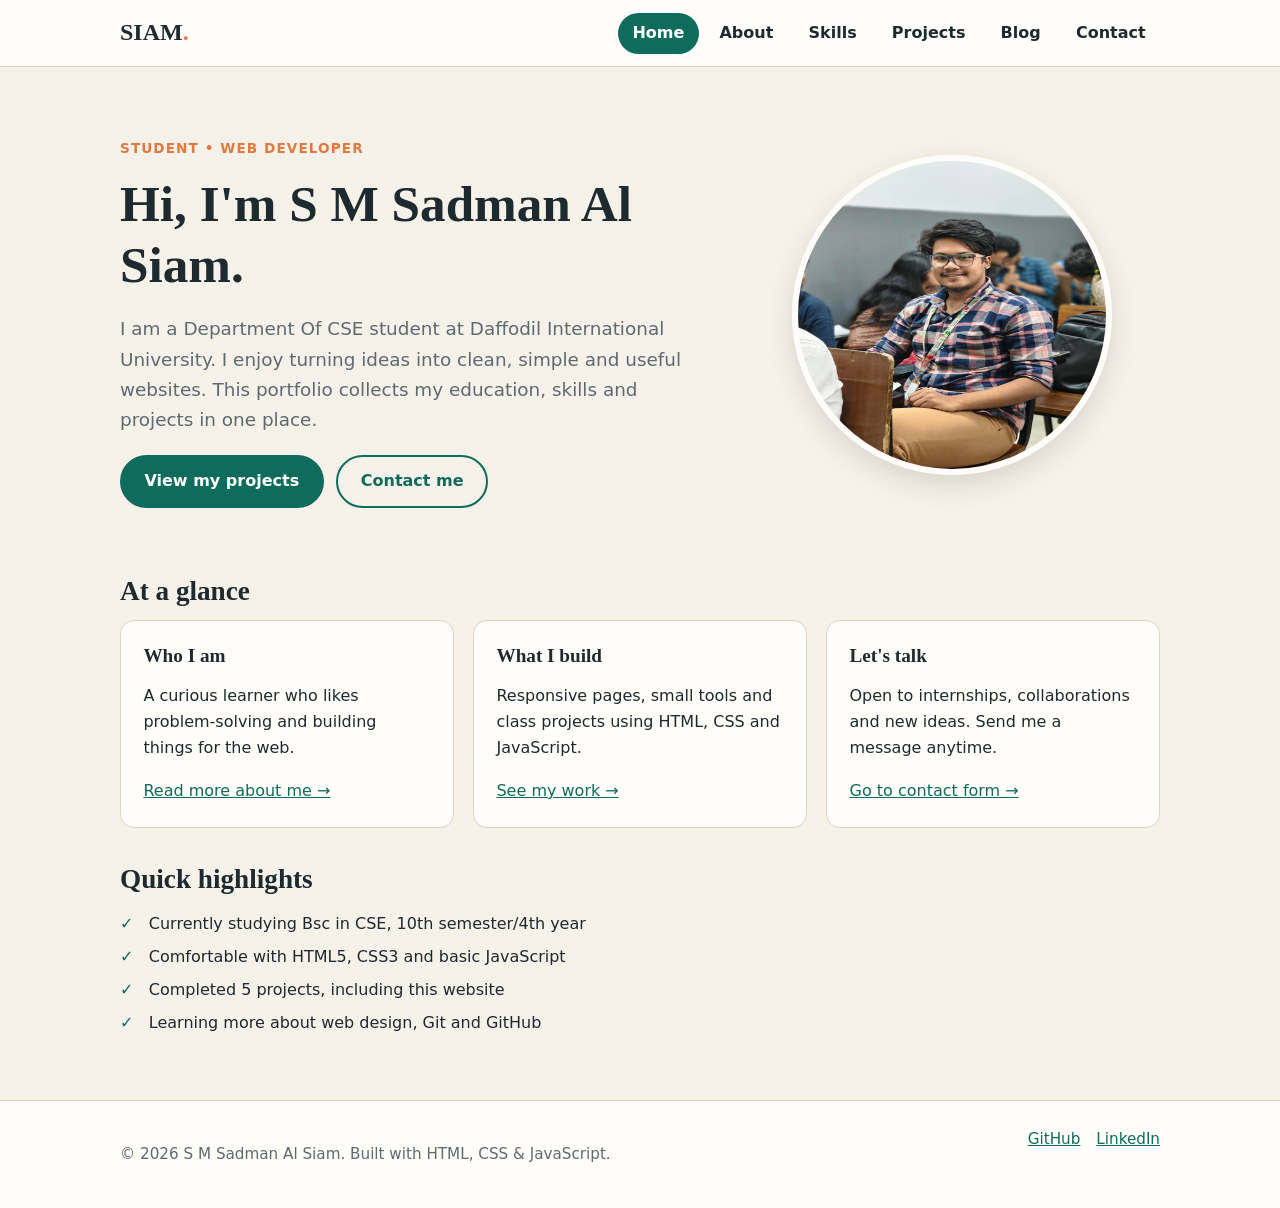
<file: index.html>
<!DOCTYPE html>
<html lang="en">
<head>
  <meta charset="UTF-8">
  <meta name="viewport" content="width=device-width, initial-scale=1.0">
  <meta name="description" content="Personal portfolio of YOUR NAME - student, web developer.">
  <title>Home | S M Sadman Al Siam - Portfolio</title>
  <link rel="stylesheet" href="css/style.css">
</head>
<body>

  <header class="site-header">
    <div class="wrap">
      <a class="brand" href="index.html">SIAM<span>.</span></a>
      <button class="nav-toggle" id="navToggle" aria-label="Toggle menu" aria-expanded="false">&#9776;</button>
      <nav aria-label="Main navigation">
        <ul class="nav-list" id="navList">
          <li><a href="index.html" class="active">Home</a></li>
          <li><a href="about.html">About</a></li>
          <li><a href="skills.html">Skills</a></li>
          <li><a href="projects.html">Projects</a></li>
          <li><a href="blog.html">Blog</a></li>
          <li><a href="contact.html">Contact</a></li>
        </ul>
      </nav>
    </div>
  </header>

  <main>
    <section class="hero">
      <div class="wrap">
        <div>
          <p class="eyebrow">Student &bull; Web Developer</p>
          <h1>Hi, I'm S M Sadman Al Siam.</h1>
          <p class="lead">
            I am a Department Of CSE student at Daffodil International University. I enjoy turning ideas into
            clean, simple and useful websites. This portfolio collects my education, skills
            and projects in one place.
          </p>
          <div class="btn-row">
            <a class="btn" href="projects.html">View my projects</a>
            <a class="btn ghost" href="contact.html">Contact me</a>
          </div>
        </div>
        <div class="hero-photo">
          <img src="images/profile.jpg" alt="Profile picture of YOUR NAME" width="320" height="320">
        </div>
      </div>
    </section>

    <section class="wrap">
      <h2>At a glance</h2>
      <div class="grid-3">
        <article class="card">
          <h3>Who I am</h3>
          <p>A curious learner who likes problem-solving and building things for the web.</p>
          <a href="about.html">Read more about me &rarr;</a>
        </article>
        <article class="card">
          <h3>What I build</h3>
          <p>Responsive pages, small tools and class projects using HTML, CSS and JavaScript.</p>
          <a href="projects.html">See my work &rarr;</a>
        </article>
        <article class="card">
          <h3>Let's talk</h3>
          <p>Open to internships, collaborations and new ideas. Send me a message anytime.</p>
          <a href="contact.html">Go to contact form &rarr;</a>
        </article>
      </div>

      <h2>Quick highlights</h2>
      <ul class="check-list">
        <li>Currently studying Bsc in CSE, 10th semester/4th year</li>
        <li>Comfortable with HTML5, CSS3 and basic JavaScript</li>
        <li>Completed 5 projects, including this website</li>
        <li>Learning more about web design, Git and GitHub</li>
      </ul>
    </section>
  </main>

  <footer class="site-footer">
    <div class="wrap">
      <p>&copy; <span id="year">2026</span> S M Sadman Al Siam. Built with HTML, CSS &amp; JavaScript.</p>
      <ul>
        <li><a href="https://github.com/YOUR-USERNAME" target="_blank" rel="noopener">GitHub</a></li>
        <li><a href="https://www.linkedin.com/in/YOUR-USERNAME" target="_blank" rel="noopener">LinkedIn</a></li>
      </ul>
    </div>
  </footer>

  <script src="js/main.js"></script>
</body>
</html>
</file>
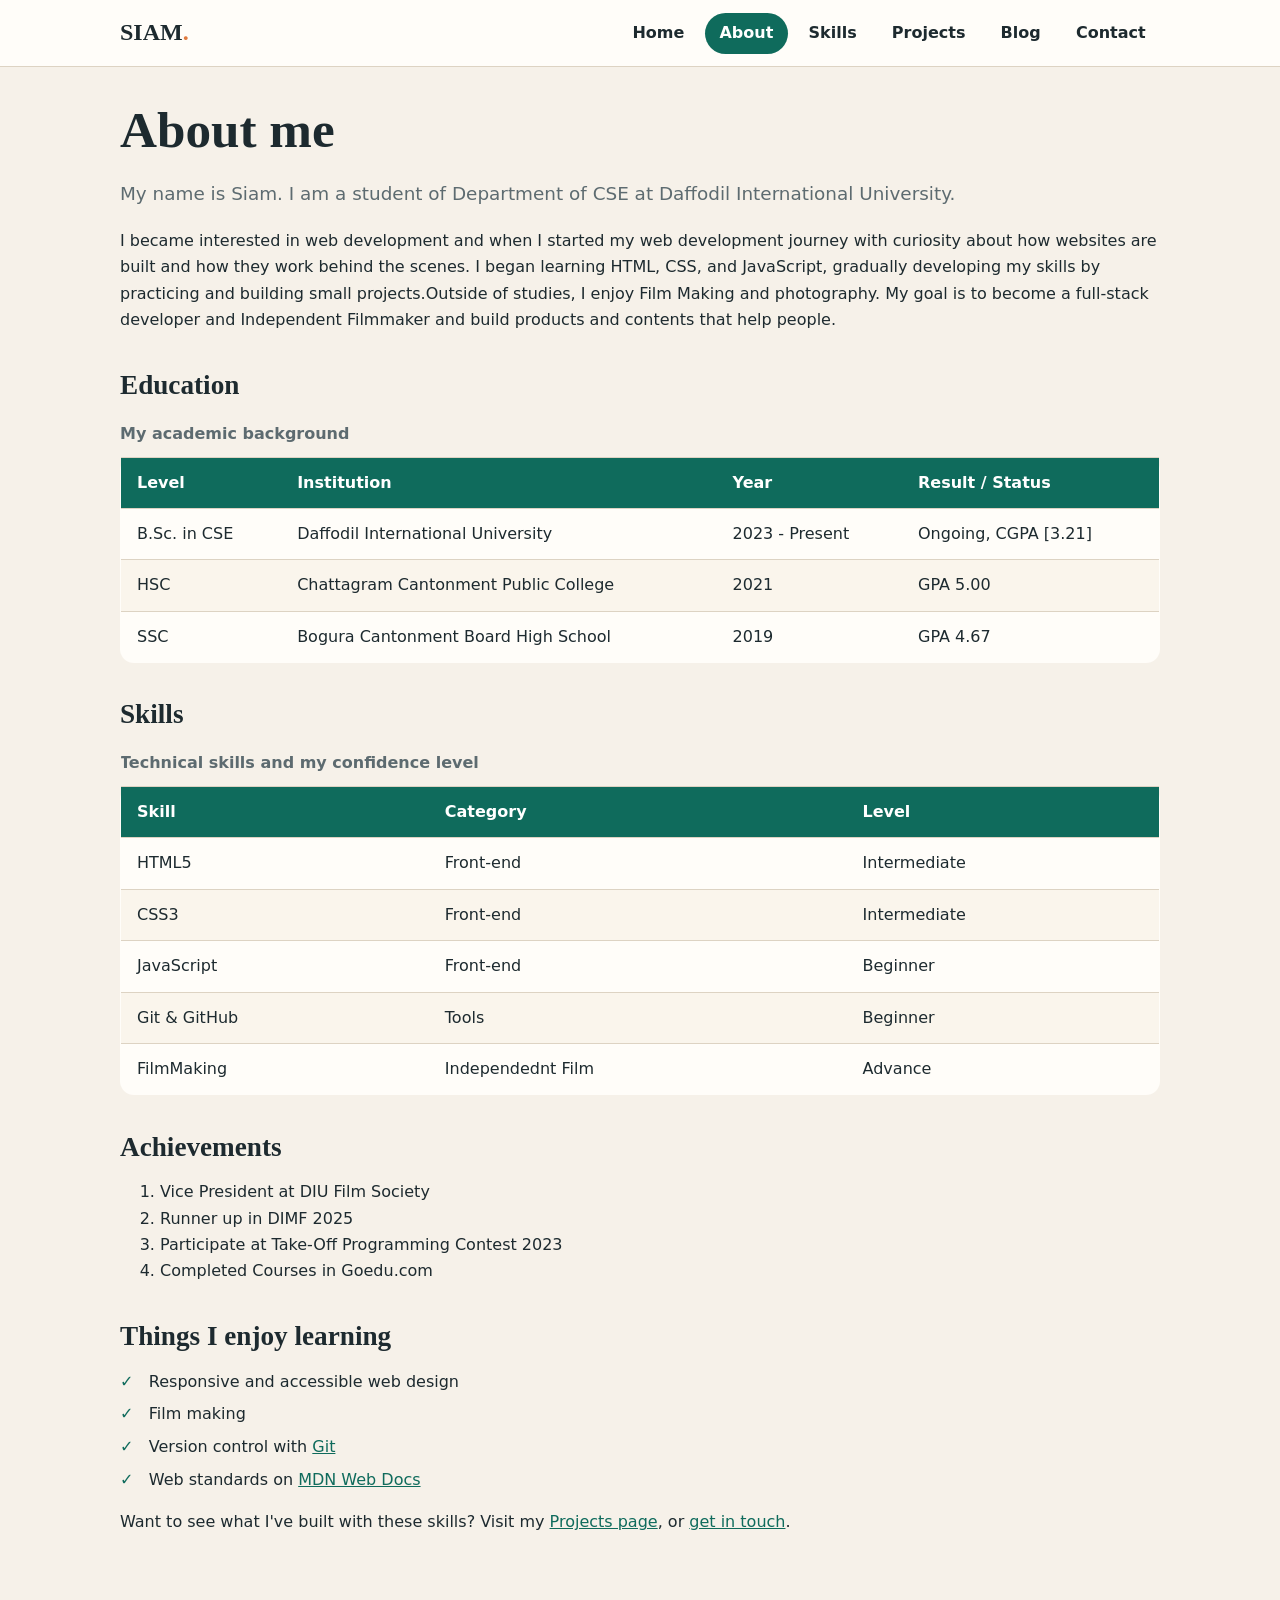
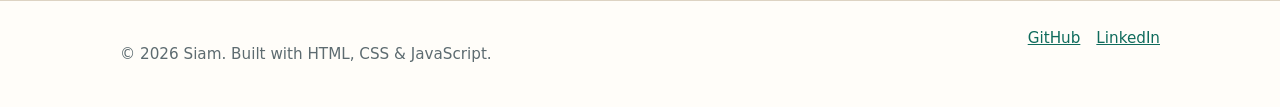
<file: about.html>
<!DOCTYPE html>
<html lang="en">
<head>
  <meta charset="UTF-8">
  <meta name="viewport" content="width=device-width, initial-scale=1.0">
  <meta name="description" content="About YOUR NAME - education, skills and achievements.">
  <title>About | S M Sadman Al Siam - Portfolio</title>
  <link rel="stylesheet" href="css/style.css">
</head>
<body>

  <header class="site-header">
    <div class="wrap">
      <a class="brand" href="index.html">SIAM<span>.</span></a>
      <button class="nav-toggle" id="navToggle" aria-label="Toggle menu" aria-expanded="false">&#9776;</button>
      <nav aria-label="Main navigation">
        <ul class="nav-list" id="navList">
          <li><a href="index.html">Home</a></li>
          <li><a href="about.html" class="active">About</a></li>
          <li><a href="skills.html">Skills</a></li>
          <li><a href="projects.html">Projects</a></li>
          <li><a href="blog.html">Blog</a></li>
          <li><a href="contact.html">Contact</a></li>
        </ul>
      </nav>
    </div>
  </header>

  <main class="wrap">
    <h1 style="margin-top:2rem;">About me</h1>

    <section>
      <p class="lead">
        My name is Siam. I am a student of Department of CSE at
        Daffodil International University.
      </p>
      <p>
        I became interested in web development and when I started my web development journey with curiosity about how websites are built and how they work behind the scenes.
        I began learning HTML, CSS, and JavaScript, gradually developing my skills by practicing and building small projects.Outside of studies, I enjoy Film Making and photography.
        My goal is to become a full-stack developer and Independent Filmmaker and build products and contents that
        help people.
      </p>
    </section>

    <section>
      <h2>Education</h2>
      <div class="table-scroll">
        <table>
          <caption>My academic background</caption>
          <thead>
            <tr><th>Level</th><th>Institution</th><th>Year</th><th>Result / Status</th></tr>
          </thead>
          <tbody>
            <tr><td>B.Sc. in CSE</td><td>Daffodil International University</td><td>2023 - Present</td><td>Ongoing, CGPA [3.21]</td></tr>
            <tr><td>HSC</td><td>Chattagram Cantonment Public College</td><td>2021</td><td>GPA 5.00</td></tr>
            <tr><td>SSC</td><td>Bogura Cantonment Board High School</td><td>2019</td><td>GPA 4.67</td></tr>
          </tbody>
        </table>
      </div>
    </section>

    <section>
      <h2>Skills</h2>
      <div class="table-scroll">
        <table>
          <caption>Technical skills and my confidence level</caption>
          <thead>
            <tr><th>Skill</th><th>Category</th><th>Level</th></tr>
          </thead>
          <tbody>
            <tr><td>HTML5</td><td>Front-end</td><td>Intermediate</td></tr>
            <tr><td>CSS3</td><td>Front-end</td><td>Intermediate</td></tr>
            <tr><td>JavaScript</td><td>Front-end</td><td>Beginner</td></tr>
            <tr><td>Git &amp; GitHub</td><td>Tools</td><td>Beginner</td></tr>
            <tr><td>FilmMaking</td><td>Independednt Film</td><td>Advance</td></tr>
          </tbody>
        </table>
      </div>
    </section>

    <section>
      <h2>Achievements</h2>
      <ol>
        <li>Vice President at DIU Film Society</li>
        <li>Runner up in DIMF 2025</li>
        <li>Participate at Take-Off Programming Contest 2023</li>
        <li>Completed Courses in Goedu.com</li>
      </ol>
    </section>

    <section>
      <h2>Things I enjoy learning</h2>
      <ul class="check-list">
        <li>Responsive and accessible web design</li>
        <li>Film making</li>
        <li>Version control with <a href="https://git-scm.com/doc" target="_blank" rel="noopener">Git</a></li>
        <li>Web standards on <a href="https://developer.mozilla.org/" target="_blank" rel="noopener">MDN Web Docs</a></li>
      </ul>
      <p>
        Want to see what I've built with these skills? Visit my
        <a href="projects.html">Projects page</a>, or <a href="contact.html">get in touch</a>.
      </p>
    </section>
  </main>

  <footer class="site-footer">
    <div class="wrap">
      <p>&copy; <span id="year">2026</span> Siam. Built with HTML, CSS &amp; JavaScript.</p>
      <ul>
        <li><a href="https://github.com/YOUR-USERNAME" target="_blank" rel="noopener">GitHub</a></li>
        <li><a href="https://www.linkedin.com/in/YOUR-USERNAME" target="_blank" rel="noopener">LinkedIn</a></li>
      </ul>
    </div>
  </footer>

  <script src="js/main.js"></script>
</body>
</html>
</file>
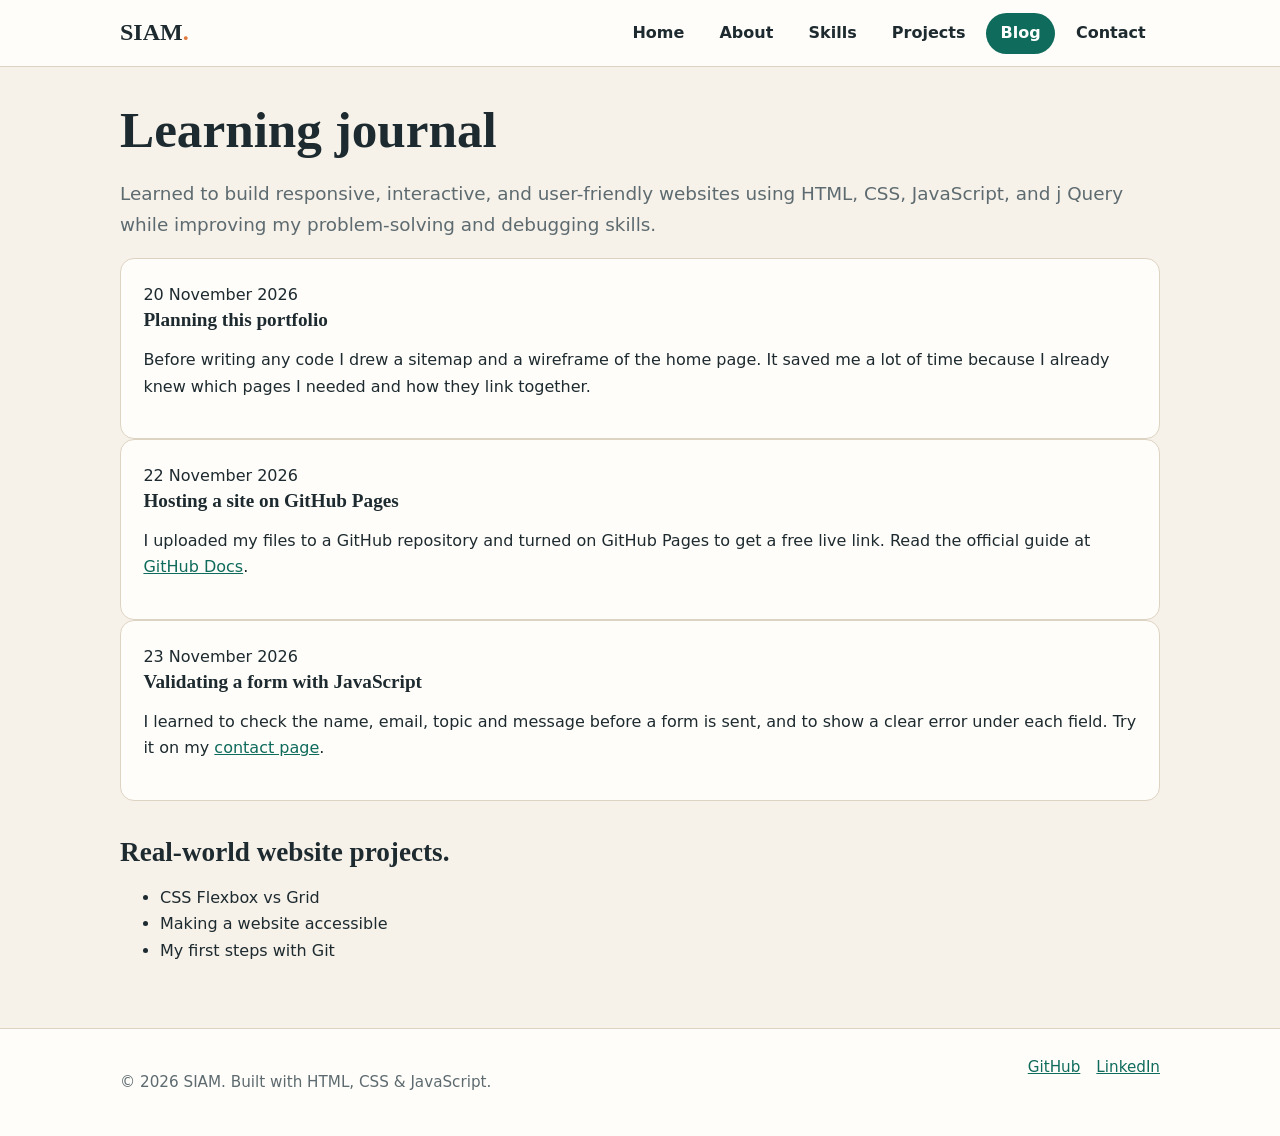
<file: blog.html>
<!DOCTYPE html>
<html lang="en">
<head>
  <meta charset="UTF-8">
  <meta name="viewport" content="width=device-width, initial-scale=1.0">
  <meta name="description" content="Learning journal and blog of YOUR NAME.">
  <title>Blog | SIAM - Portfolio</title>
  <link rel="stylesheet" href="css/style.css">
</head>
<body>

  <header class="site-header">
    <div class="wrap">
      <a class="brand" href="index.html">SIAM<span>.</span></a>
      <button class="nav-toggle" id="navToggle" aria-label="Toggle menu" aria-expanded="false">&#9776;</button>
      <nav aria-label="Main navigation">
        <ul class="nav-list" id="navList">
          <li><a href="index.html">Home</a></li>
          <li><a href="about.html">About</a></li>
          <li><a href="skills.html">Skills</a></li>
          <li><a href="projects.html">Projects</a></li>
          <li><a href="blog.html" class="active">Blog</a></li>
          <li><a href="contact.html">Contact</a></li>
        </ul>
      </nav>
    </div>
  </header>

  <main class="wrap">
    <h1 style="margin-top:2rem;">Learning journal</h1>
    <p class="lead">Learned to build responsive, interactive, and user-friendly websites using HTML, CSS, JavaScript, and j
      Query while improving my problem-solving and debugging skills.</p>

    <section>
      <article class="card post">
        <time datetime="2026-11-20">20 November 2026</time>
        <h3>Planning this portfolio</h3>
        <p>
          Before writing any code I drew a sitemap and a wireframe of the home page.
          It saved me a lot of time because I already knew which pages I needed and how they link together.
        </p>
      </article>

      <article class="card post">
        <time datetime="2026-11-22">22 November 2026</time>
        <h3>Hosting a site on GitHub Pages</h3>
        <p>
          I uploaded my files to a GitHub repository and turned on GitHub Pages to get a free live link.
          Read the official guide at
          <a href="https://docs.github.com/en/pages" target="_blank" rel="noopener">GitHub Docs</a>.
        </p>
      </article>

      <article class="card post">
        <time datetime="2026-11-23">23 November 2026</time>
        <h3>Validating a form with JavaScript</h3>
        <p>
          I learned to check the name, email, topic and message before a form is sent,
          and to show a clear error under each field.
          Try it on my <a href="contact.html">contact page</a>.
        </p>
      </article>
    </section>

    <section>
      <h2>Real-world website projects.</h2>
      <ul>
        <li>CSS Flexbox vs Grid</li>
        <li>Making a website accessible</li>
        <li>My first steps with Git</li>
      </ul>
    </section>
  </main>

  <footer class="site-footer">
    <div class="wrap">
      <p>&copy; <span id="year">2026</span> SIAM. Built with HTML, CSS &amp; JavaScript.</p>
      <ul>
        <li><a href="https://github.com/YOUR-USERNAME" target="_blank" rel="noopener">GitHub</a></li>
        <li><a href="https://www.linkedin.com/in/YOUR-USERNAME" target="_blank" rel="noopener">LinkedIn</a></li>
      </ul>
    </div>
  </footer>

  <script src="js/main.js"></script>
</body>
</html>
</file>
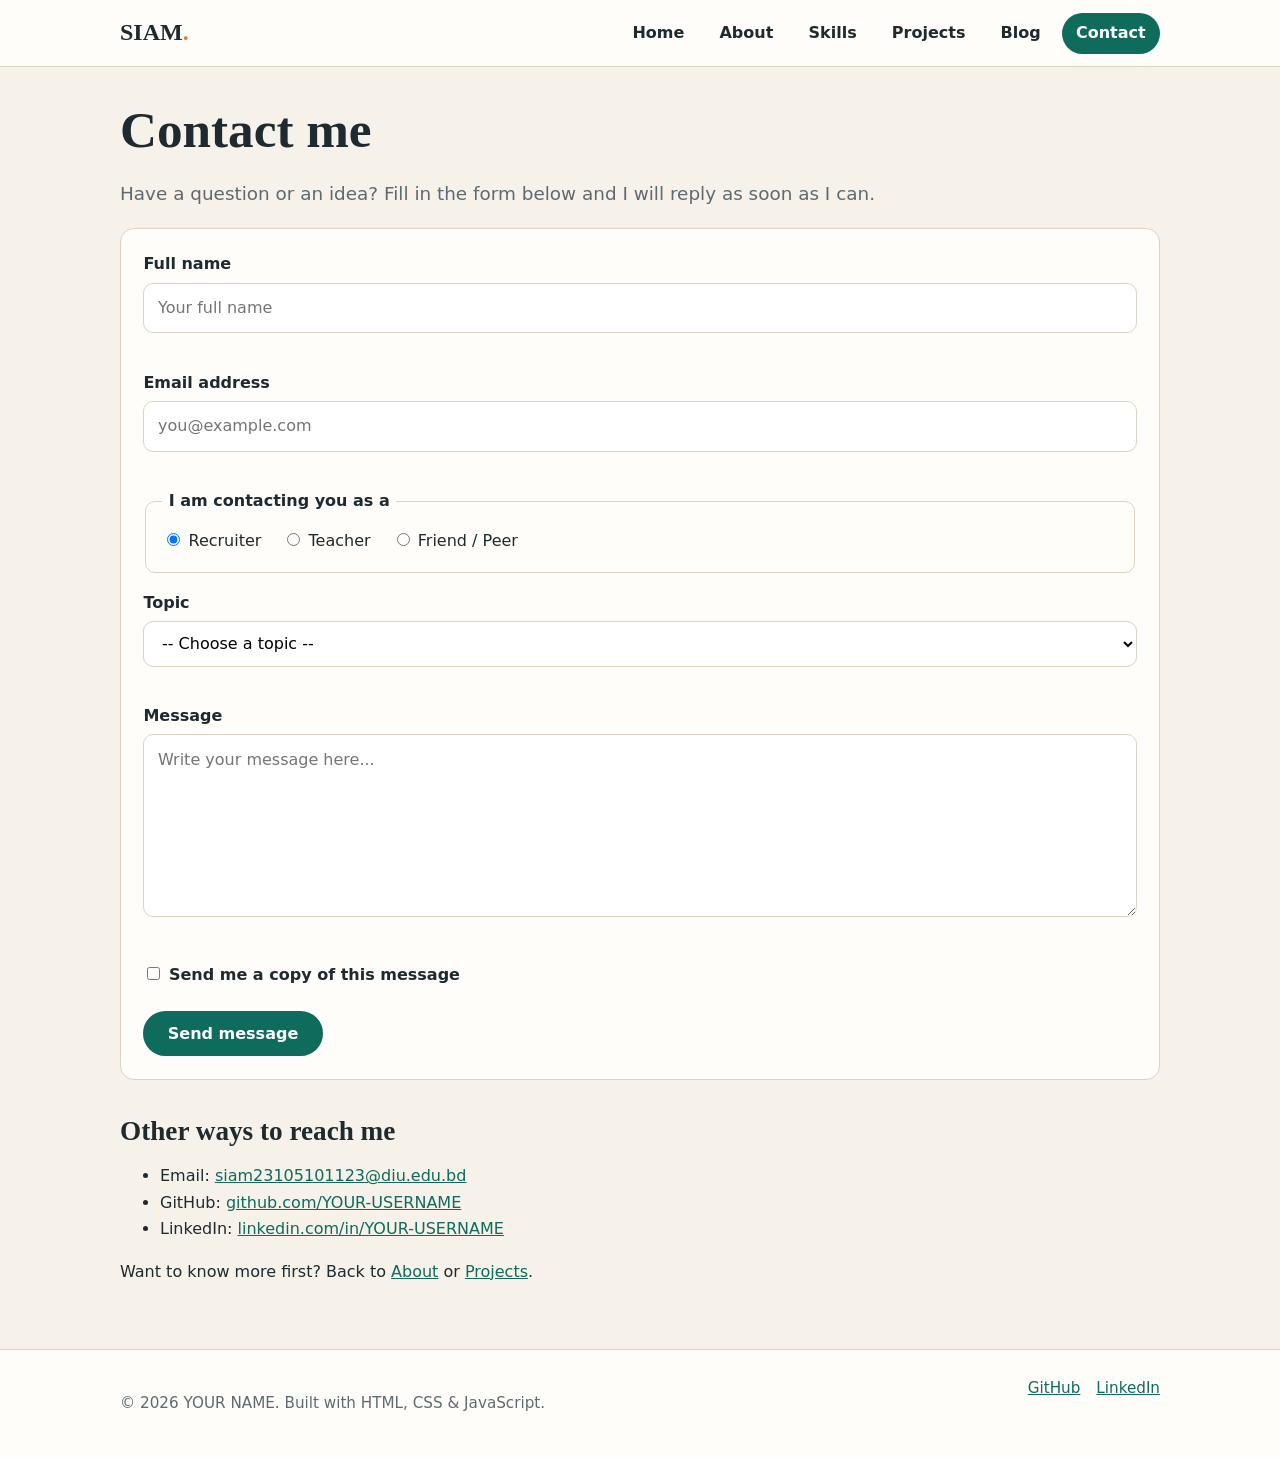
<file: contact.html>
<!DOCTYPE html>
<html lang="en">
<head>
  <meta charset="UTF-8">
  <meta name="viewport" content="width=device-width, initial-scale=1.0">
  <meta name="description" content="Contact YOUR NAME.">
  <title>Contact | Siam - Portfolio</title>
  <link rel="stylesheet" href="css/style.css">
</head>
<body>

  <header class="site-header">
    <div class="wrap">
      <a class="brand" href="index.html">SIAM<span>.</span></a>
      <button class="nav-toggle" id="navToggle" aria-label="Toggle menu" aria-expanded="false">&#9776;</button>
      <nav aria-label="Main navigation">
        <ul class="nav-list" id="navList">
          <li><a href="index.html">Home</a></li>
          <li><a href="about.html">About</a></li>
          <li><a href="skills.html">Skills</a></li>
          <li><a href="projects.html">Projects</a></li>
          <li><a href="blog.html">Blog</a></li>
          <li><a href="contact.html" class="active">Contact</a></li>
        </ul>
      </nav>
    </div>
  </header>

  <main class="wrap">
    <h1 style="margin-top:2rem;">Contact me</h1>
    <p class="lead">Have a question or an idea? Fill in the form below and I will reply as soon as I can.</p>

    <div class="card">
      <p id="formSuccess" class="form-success hidden" role="status">
        Thank you! Your message has been received. I will get back to you soon.
      </p>

      <form id="contactForm" action="#" method="post" novalidate>

        <div>
          <label for="fullName">Full name</label>
          <input type="text" id="fullName" name="fullName" placeholder="Your full name" autocomplete="name">
          <p class="error" id="fullNameError"></p>
        </div>

        <div>
          <label for="email">Email address</label>
          <input type="email" id="email" name="email" placeholder="you@example.com" autocomplete="email">
          <p class="error" id="emailError"></p>
        </div>

        <fieldset>
          <legend>I am contacting you as a</legend>
          <label><input type="radio" name="role" value="recruiter" checked> Recruiter</label>
          <label><input type="radio" name="role" value="teacher"> Teacher</label>
          <label><input type="radio" name="role" value="friend"> Friend / Peer</label>
        </fieldset>

        <div>
          <label for="topic">Topic</label>
          <select id="topic" name="topic">
            <option value="">-- Choose a topic --</option>
            <option value="internship">Internship / Job</option>
            <option value="project">Project collaboration</option>
            <option value="feedback">Feedback on my website</option>
            <option value="other">Other</option>
          </select>
          <p class="error" id="topicError"></p>
        </div>

        <div>
          <label for="message">Message</label>
          <textarea id="message" name="message" rows="6" placeholder="Write your message here..."></textarea>
          <p class="error" id="messageError"></p>
        </div>

        <label><input type="checkbox" name="copy" value="yes"> Send me a copy of this message</label>

        <div>
          <button type="submit" class="btn">Send message</button>
        </div>
      </form>
    </div>

    <section>
      <h2>Other ways to reach me</h2>
      <ul>
        <li>Email: <a href="mailto:siam23105101123@diu.edu.bd">siam23105101123@diu.edu.bd</a></li>
        <li>GitHub: <a href="https://github.com/YOUR-USERNAME" target="_blank" rel="noopener">github.com/YOUR-USERNAME</a></li>
        <li>LinkedIn: <a href="https://www.linkedin.com/in/YOUR-USERNAME" target="_blank" rel="noopener">linkedin.com/in/YOUR-USERNAME</a></li>
      </ul>
      <p>Want to know more first? Back to <a href="about.html">About</a> or <a href="projects.html">Projects</a>.</p>
    </section>
  </main>

  <footer class="site-footer">
    <div class="wrap">
      <p>&copy; <span id="year">2026</span> YOUR NAME. Built with HTML, CSS &amp; JavaScript.</p>
      <ul>
        <li><a href="https://github.com/YOUR-USERNAME" target="_blank" rel="noopener">GitHub</a></li>
        <li><a href="https://www.linkedin.com/in/YOUR-USERNAME" target="_blank" rel="noopener">LinkedIn</a></li>
      </ul>
    </div>
  </footer>

  <script src="js/main.js"></script>
</body>
</html>
</file>
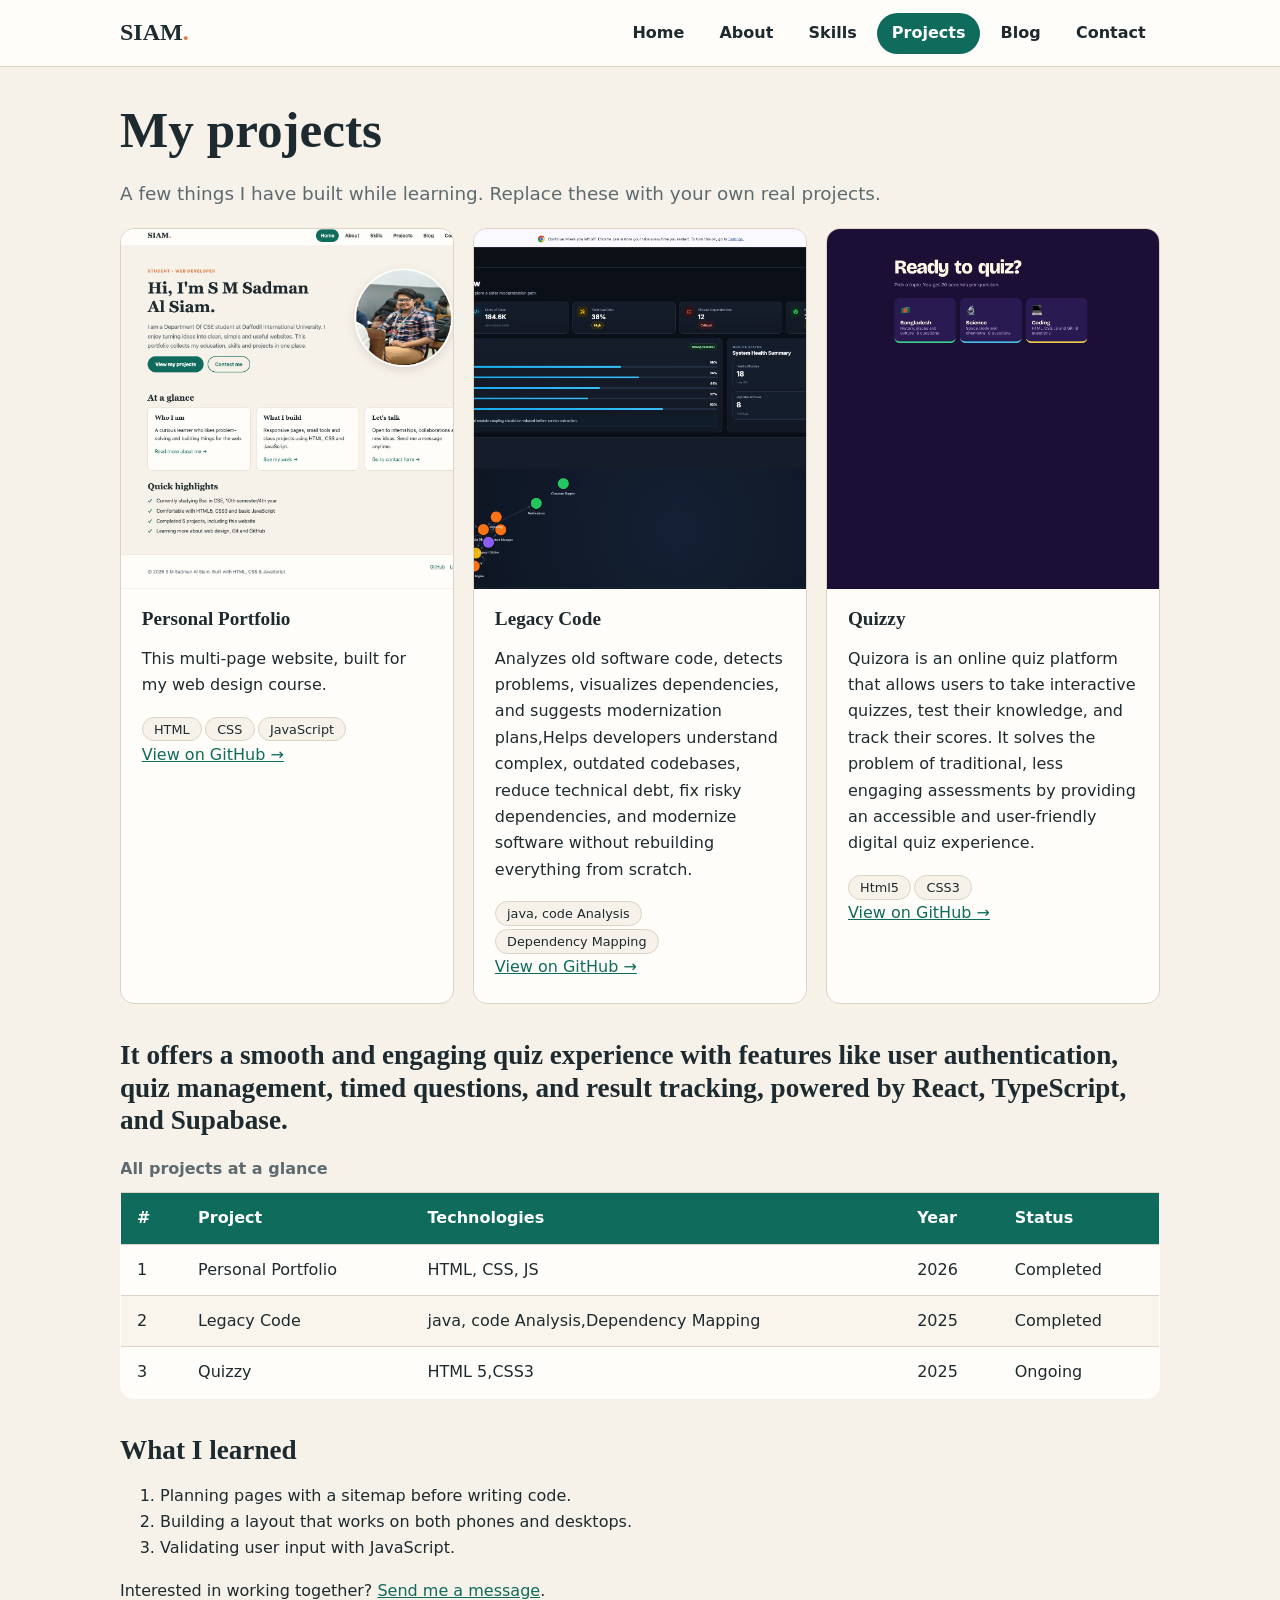
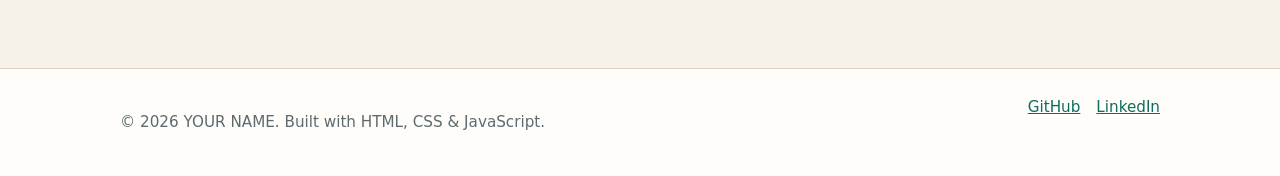
<file: projects.html>
<!DOCTYPE html>
<html lang="en">
<head>
  <meta charset="UTF-8">
  <meta name="viewport" content="width=device-width, initial-scale=1.0">
  <meta name="description" content="Projects by YOUR NAME.">
  <title>Projects | SIAM - Portfolio</title>
  <link rel="stylesheet" href="css/style.css">
</head>
<body>

  <header class="site-header">
    <div class="wrap">
      <a class="brand" href="index.html">SIAM<span>.</span></a>
      <button class="nav-toggle" id="navToggle" aria-label="Toggle menu" aria-expanded="false">&#9776;</button>
      <nav aria-label="Main navigation">
        <ul class="nav-list" id="navList">
          <li><a href="index.html">Home</a></li>
          <li><a href="about.html">About</a></li>
          <li><a href="skills.html">Skills</a></li>
          <li><a href="projects.html" class="active">Projects</a></li>
          <li><a href="blog.html">Blog</a></li>
          <li><a href="contact.html">Contact</a></li>
        </ul>
      </nav>
    </div>
  </header>

  <main class="wrap">
    <h1 style="margin-top:2rem;">My projects</h1>
    <p class="lead">A few things I have built while learning. Replace these with your own real projects.</p>

    <section class="grid-3">
      <article class="card project-card">
        <img src="images/Project1.jpg" alt="Preview of the Personal Portfolio project" width="640" height="360">
        <div class="body">
          <h3>Personal Portfolio</h3>
          <p>This multi-page website, built for my web design course.</p>
          <span class="tag">HTML</span><span class="tag">CSS</span><span class="tag">JavaScript</span><br>
          <a href="https://github.com/YOUR-USERNAME/YOUR-REPO" target="_blank" rel="noopener">View on GitHub &rarr;</a>
        </div>
      </article>

      <article class="card project-card">
        <img src="images/project2.jpg" alt="Preview of the Expense Tracker project" width="640" height="360">
        <div class="body">
          <h3>Legacy Code</h3>
          <p>Analyzes old software code, detects problems, 
            visualizes dependencies, and suggests modernization plans,Helps developers understand complex, outdated codebases, 
            reduce technical debt, fix risky dependencies, and modernize software without rebuilding everything from scratch.</p>
          <span class="tag">java, code Analysis</span><span class="tag">Dependency Mapping</span><br>
          <a href="https://github.com/YOUR-USERNAME/YOUR-REPO-2" target="_blank" rel="noopener">View on GitHub &rarr;</a>
        </div>
      </article>

      <article class="card project-card">
        <img src="images/project3.jpg" alt="Preview of the Algorithm Visualizer project" width="640" height="360">
        <div class="body">
          <h3>Quizzy</h3>
          <p>Quizora is an online quiz platform that allows users to take interactive quizzes, test their knowledge, and track their scores. It solves the problem of traditional, 
            less engaging assessments by providing an accessible and user-friendly digital quiz experience.</p>
          <span class="tag">Html5</span><span class="tag">CSS3</span><br>
          <a href="https://github.com/YOUR-USERNAME/YOUR-REPO-3" target="_blank" rel="noopener">View on GitHub &rarr;</a>
        </div>
      </article>
    </section>

    <section>
      <h2>It offers a smooth and engaging quiz experience with features like user authentication, quiz management, 
        timed questions, and result tracking, powered by React, TypeScript, and Supabase.</h2>
      <div class="table-scroll">
        <table>
          <caption>All projects at a glance</caption>
          <thead>
            <tr><th>#</th><th>Project</th><th>Technologies</th><th>Year</th><th>Status</th></tr>
          </thead>
          <tbody>
            <tr><td>1</td><td>Personal Portfolio</td><td>HTML, CSS, JS</td><td>2026</td><td>Completed</td></tr>
            <tr><td>2</td><td>Legacy Code</td><td>java, code Analysis,Dependency Mapping</td><td>2025</td><td>Completed</td></tr>
            <tr><td>3</td><td>Quizzy</td><td>HTML 5,CSS3 </td><td>2025</td><td>Ongoing</td></tr>
          </tbody>
        </table>
      </div>
    </section>

    <section>
      <h2>What I learned</h2>
      <ol>
        <li>Planning pages with a sitemap before writing code.</li>
        <li>Building a layout that works on both phones and desktops.</li>
        <li>Validating user input with JavaScript.</li>
      </ol>
      <p>Interested in working together? <a href="contact.html">Send me a message</a>.</p>
    </section>
  </main>

  <footer class="site-footer">
    <div class="wrap">
      <p>&copy; <span id="year">2026</span> YOUR NAME. Built with HTML, CSS &amp; JavaScript.</p>
      <ul>
        <li><a href="https://github.com/YOUR-USERNAME" target="_blank" rel="noopener">GitHub</a></li>
        <li><a href="https://www.linkedin.com/in/YOUR-USERNAME" target="_blank" rel="noopener">LinkedIn</a></li>
      </ul>
    </div>
  </footer>

  <script src="js/main.js"></script>
</body>
</html>
</file>
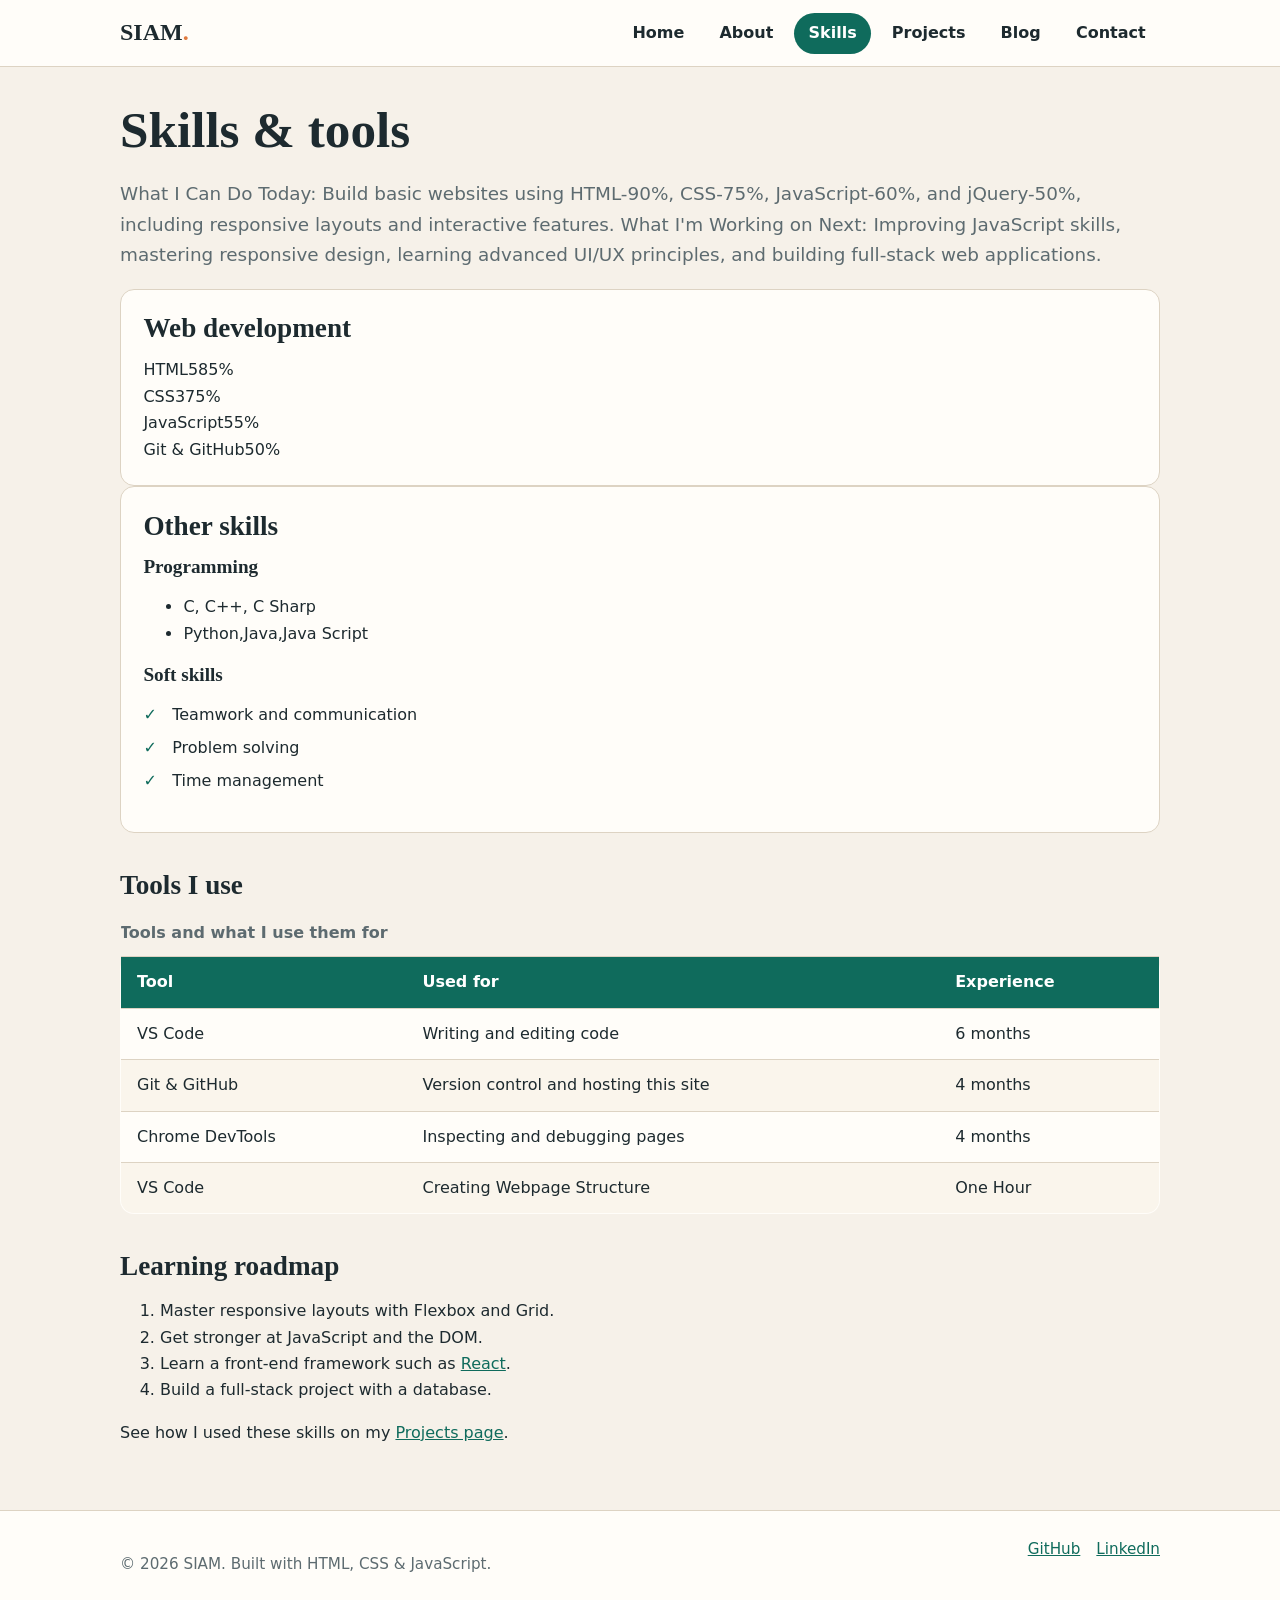
<file: skills.html>
<!DOCTYPE html>
<html lang="en">
<head>
  <meta charset="UTF-8">
  <meta name="viewport" content="width=device-width, initial-scale=1.0">
  <meta name="description" content="Skills and tools of YOUR NAME.">
  <title>Skills | SIAM - Portfolio</title>
  <link rel="stylesheet" href="css/style.css">
</head>
<body>

  <header class="site-header">
    <div class="wrap">
      <a class="brand" href="index.html">SIAM<span>.</span></a>
      <button class="nav-toggle" id="navToggle" aria-label="Toggle menu" aria-expanded="false">&#9776;</button>
      <nav aria-label="Main navigation">
        <ul class="nav-list" id="navList">
          <li><a href="index.html">Home</a></li>
          <li><a href="about.html">About</a></li>
          <li><a href="skills.html" class="active">Skills</a></li>
          <li><a href="projects.html">Projects</a></li>
          <li><a href="blog.html">Blog</a></li>
          <li><a href="contact.html">Contact</a></li>
        </ul>
      </nav>
    </div>
  </header>

  <main class="wrap">
    <h1 style="margin-top:2rem;">Skills &amp; tools</h1>
    <p class="lead">What I Can Do Today: Build basic websites using HTML-90%, CSS-75%, JavaScript-60%,
      and jQuery-50%, including responsive layouts and interactive features.
    What I'm Working on Next: Improving JavaScript skills, mastering responsive design, learning advanced UI/UX principles, and building full-stack web applications.
    </p>

    <section class="two-col">
      <div class="card">
        <h2 style="margin-top:0;">Web development</h2>

        <div class="skill">
          <div class="skill-head"><span>HTML5</span><span>85%</span></div>
          <div class="bar" aria-hidden="true"><span style="width:85%"></span></div>
        </div>
        <div class="skill">
          <div class="skill-head"><span>CSS3</span><span>75%</span></div>
          <div class="bar" aria-hidden="true"><span style="width:75%"></span></div>
        </div>
        <div class="skill">
          <div class="skill-head"><span>JavaScript</span><span>55%</span></div>
          <div class="bar" aria-hidden="true"><span style="width:55%"></span></div>
        </div>
        <div class="skill">
          <div class="skill-head"><span>Git &amp; GitHub</span><span>50%</span></div>
          <div class="bar" aria-hidden="true"><span style="width:50%"></span></div>
        </div>
      </div>

      <div class="card">
        <h2 style="margin-top:0;">Other skills</h2>
        <h3>Programming</h3>
        <ul>
          <li>C, C++, C Sharp </li>
          <li>Python,Java,Java Script</li>
        </ul>
        <h3>Soft skills</h3>
        <ul class="check-list">
          <li>Teamwork and communication</li>
          <li>Problem solving</li>
          <li>Time management</li>
        </ul>
      </div>
    </section>

    <section>
      <h2>Tools I use</h2>
      <div class="table-scroll">
        <table>
          <caption>Tools and what I use them for</caption>
          <thead>
            <tr><th>Tool</th><th>Used for</th><th>Experience</th></tr>
          </thead>
          <tbody>
            <tr><td>VS Code</td><td>Writing and editing code</td><td> 6 months</td></tr>
            <tr><td>Git &amp; GitHub</td><td>Version control and hosting this site</td><td> 4 months</td></tr>
            <tr><td>Chrome DevTools</td><td>Inspecting and debugging pages</td><td> 4 months</td></tr>
            <tr><td>VS Code</td><td>Creating Webpage Structure</td><td>One Hour</td></tr>
          </tbody>
        </table>
      </div>
    </section>

    <section>
      <h2>Learning roadmap</h2>
      <ol>
        <li>Master responsive layouts with Flexbox and Grid.</li>
        <li>Get stronger at JavaScript and the DOM.</li>
        <li>Learn a front-end framework such as <a href="https://react.dev/" target="_blank" rel="noopener">React</a>.</li>
        <li>Build a full-stack project with a database.</li>
      </ol>
      <p>See how I used these skills on my <a href="projects.html">Projects page</a>.</p>
    </section>
  </main>

  <footer class="site-footer">
    <div class="wrap">
      <p>&copy; <span id="year">2026</span> SIAM. Built with HTML, CSS &amp; JavaScript.</p>
      <ul>
        <li><a href="https://github.com/YOUR-USERNAME" target="_blank" rel="noopener">GitHub</a></li>
        <li><a href="https://www.linkedin.com/in/sadman-siam-02b6b5298?utm_source=share_via&utm_content=profile&utm_medium=member_android target="_blank" rel="noopener">LinkedIn</a></li>
      </ul>
    </div>
  </footer>

  <script src="js/main.js"></script>
</body>
</html>
</file>
<file: css/style.css>
/* ===== Portfolio stylesheet (shared by all pages) ===== */
:root {
  --bg: #f6f1e9;
  --card: #fffdf9;
  --ink: #1d2a2f;
  --muted: #5d6b70;
  --accent: #0f6b5c;
  --accent-dark: #0a4b40;
  --warm: #e07a3f;
  --line: #ddd3c3;
  --radius: 14px;
}

* { box-sizing: border-box; }

body {
  margin: 0;
  font-family: "Segoe UI", system-ui, -apple-system, Roboto, Arial, sans-serif;
  background: var(--bg);
  color: var(--ink);
  line-height: 1.65;
}

h1, h2, h3 { font-family: Georgia, "Times New Roman", serif; line-height: 1.2; }
h1 { font-size: clamp(2rem, 5vw, 3.2rem); margin: 0 0 .5rem; }
h2 { font-size: 1.7rem; margin: 2.2rem 0 .8rem; }
h3 { font-size: 1.2rem; margin: 0 0 .4rem; }

a { color: var(--accent); }
a:hover { color: var(--warm); }

img { max-width: 100%; display: block; }

.wrap { width: min(1040px, 92%); margin-inline: auto; }

/* ----- Header / navigation ----- */
.site-header {
  background: var(--card);
  border-bottom: 1px solid var(--line);
  position: sticky;
  top: 0;
  z-index: 10;
}
.site-header .wrap {
  display: flex;
  align-items: center;
  justify-content: space-between;
  padding: .8rem 0;
}
.brand {
  font-family: Georgia, serif;
  font-size: 1.5rem;
  font-weight: bold;
  text-decoration: none;
  color: var(--ink);
}
.brand span { color: var(--warm); }

.nav-list {
  list-style: none;
  display: flex;
  gap: .4rem;
  margin: 0;
  padding: 0;
}
.nav-list a {
  display: block;
  padding: .45rem .9rem;
  border-radius: 999px;
  text-decoration: none;
  color: var(--ink);
  font-weight: 600;
}
.nav-list a:hover { background: var(--bg); }
.nav-list a.active { background: var(--accent); color: #fff; }

.nav-toggle {
  display: none;
  background: none;
  border: 1px solid var(--line);
  border-radius: 8px;
  font-size: 1.3rem;
  padding: .2rem .6rem;
  cursor: pointer;
}

/* ----- Hero ----- */
.hero { padding: 3.5rem 0 2rem; }
.hero .wrap {
  display: grid;
  grid-template-columns: 1.4fr 1fr;
  gap: 2.5rem;
  align-items: center;
}
.eyebrow {
  color: var(--warm);
  font-weight: 700;
  letter-spacing: .08em;
  text-transform: uppercase;
  font-size: .85rem;
}
.lead { font-size: 1.15rem; color: var(--muted); }
.hero-photo img {
  border-radius: 50%;
  border: 6px solid var(--card);
  box-shadow: 0 10px 30px rgba(0, 0, 0, .12);
  width: min(320px, 100%);
  margin-inline: auto;
}

.btn {
  display: inline-block;
  padding: .7rem 1.4rem;
  border-radius: 999px;
  background: var(--accent);
  color: #fff;
  text-decoration: none;
  font-weight: 700;
  border: 2px solid var(--accent);
  cursor: pointer;
  font-size: 1rem;
  font-family: inherit;
}
.btn:hover { background: var(--accent-dark); color: #fff; }
.btn.ghost { background: transparent; color: var(--accent); }
.btn.ghost:hover { background: var(--accent); color: #fff; }
.btn-row { display: flex; gap: .8rem; flex-wrap: wrap; margin-top: 1.2rem; }

/* ----- Cards & grids ----- */
.card {
  background: var(--card);
  border: 1px solid var(--line);
  border-radius: var(--radius);
  padding: 1.4rem;
}
.grid-3 {
  display: grid;
  grid-template-columns: repeat(auto-fit, minmax(240px, 1fr));
  gap: 1.2rem;
}
.project-card { padding: 0; overflow: hidden; }
.project-card .body { padding: 1.1rem 1.3rem 1.4rem; }
.project-card img { width: 100%; aspect-ratio: 16 / 9; object-fit: cover; }
.tag {
  display: inline-block;
  background: var(--bg);
  border: 1px solid var(--line);
  border-radius: 999px;
  padding: .05rem .7rem;
  font-size: .8rem;
  margin: .15rem .2rem 0 0;
}

/* ----- Tables ----- */
.table-scroll { overflow-x: auto; }
table {
  width: 100%;
  border-collapse: collapse;
  background: var(--card);
  border: 1px solid var(--line);
  border-radius: var(--radius);
  overflow: hidden;
}
caption {
  text-align: left;
  font-weight: 700;
  padding: .4rem 0 .6rem;
  color: var(--muted);
}
th, td { padding: .75rem 1rem; text-align: left; border-bottom: 1px solid var(--line); }
thead th { background: var(--accent); color: #fff; }
tbody tr:nth-child(even) { background: #faf5ec; }
tbody tr:last-child td { border-bottom: none; }

/* ----- Lists ----- */
.check-list { list-style: none; padding: 0; }
.check-list li { padding-left: 1.8rem; position: relative; margin-bottom: .4rem; }
.check-list li::before {
  content: "✓";
  position: absolute;
  left: 0;
  color: var(--accent);
  font-weight: bold;
}

/* ----- Form ----- */
form { display: grid; gap: 1.1rem; }
fieldset { border: 1px solid var(--line); border-radius: 10px; padding: .8rem 1rem; }
legend { font-weight: 700; padding: 0 .4rem; }
label { font-weight: 600; display: block; margin-bottom: .3rem; }
fieldset label { display: inline-block; font-weight: 500; margin-right: 1rem; }

input[type="text"], input[type="email"], select, textarea {
  width: 100%;
  padding: .7rem .85rem;
  border: 1px solid var(--line);
  border-radius: 10px;
  font: inherit;
  background: #fff;
}
input:focus, select:focus, textarea:focus {
  outline: 3px solid rgba(15, 107, 92, .25);
  border-color: var(--accent);
}
.error { color: #b3261e; font-size: .85rem; min-height: 1.1em; margin: .25rem 0 0; }
.field-invalid { border-color: #b3261e !important; }
.form-success {
  background: #e3f4ee;
  border: 1px solid var(--accent);
  color: var(--accent-dark);
  padding: 1rem 1.2rem;
  border-radius: 10px;
  font-weight: 600;
}
.hidden { display: none; }

/* ----- Footer ----- */
.site-footer {
  margin-top: 4rem;
  border-top: 1px solid var(--line);
  background: var(--card);
  padding: 1.6rem 0;
  color: var(--muted);
  font-size: .95rem;
}
.site-footer .wrap {
  display: flex;
  justify-content: space-between;
  flex-wrap: wrap;
  gap: .8rem;
}
.site-footer ul { list-style: none; display: flex; gap: 1rem; margin: 0; padding: 0; }

/* ----- Responsive ----- */
@media (max-width: 720px) {
  .hero .wrap { grid-template-columns: 1fr; text-align: center; }
  .hero-photo { order: -1; }
  .btn-row { justify-content: center; }

  .nav-toggle { display: block; }
  .site-header nav { width: 100%; }
  .site-header .wrap { flex-wrap: wrap; }
  .nav-list { display: none; flex-direction: column; width: 100%; padding-top: .6rem; }
  .nav-list.open { display: flex; }
}
</file>
